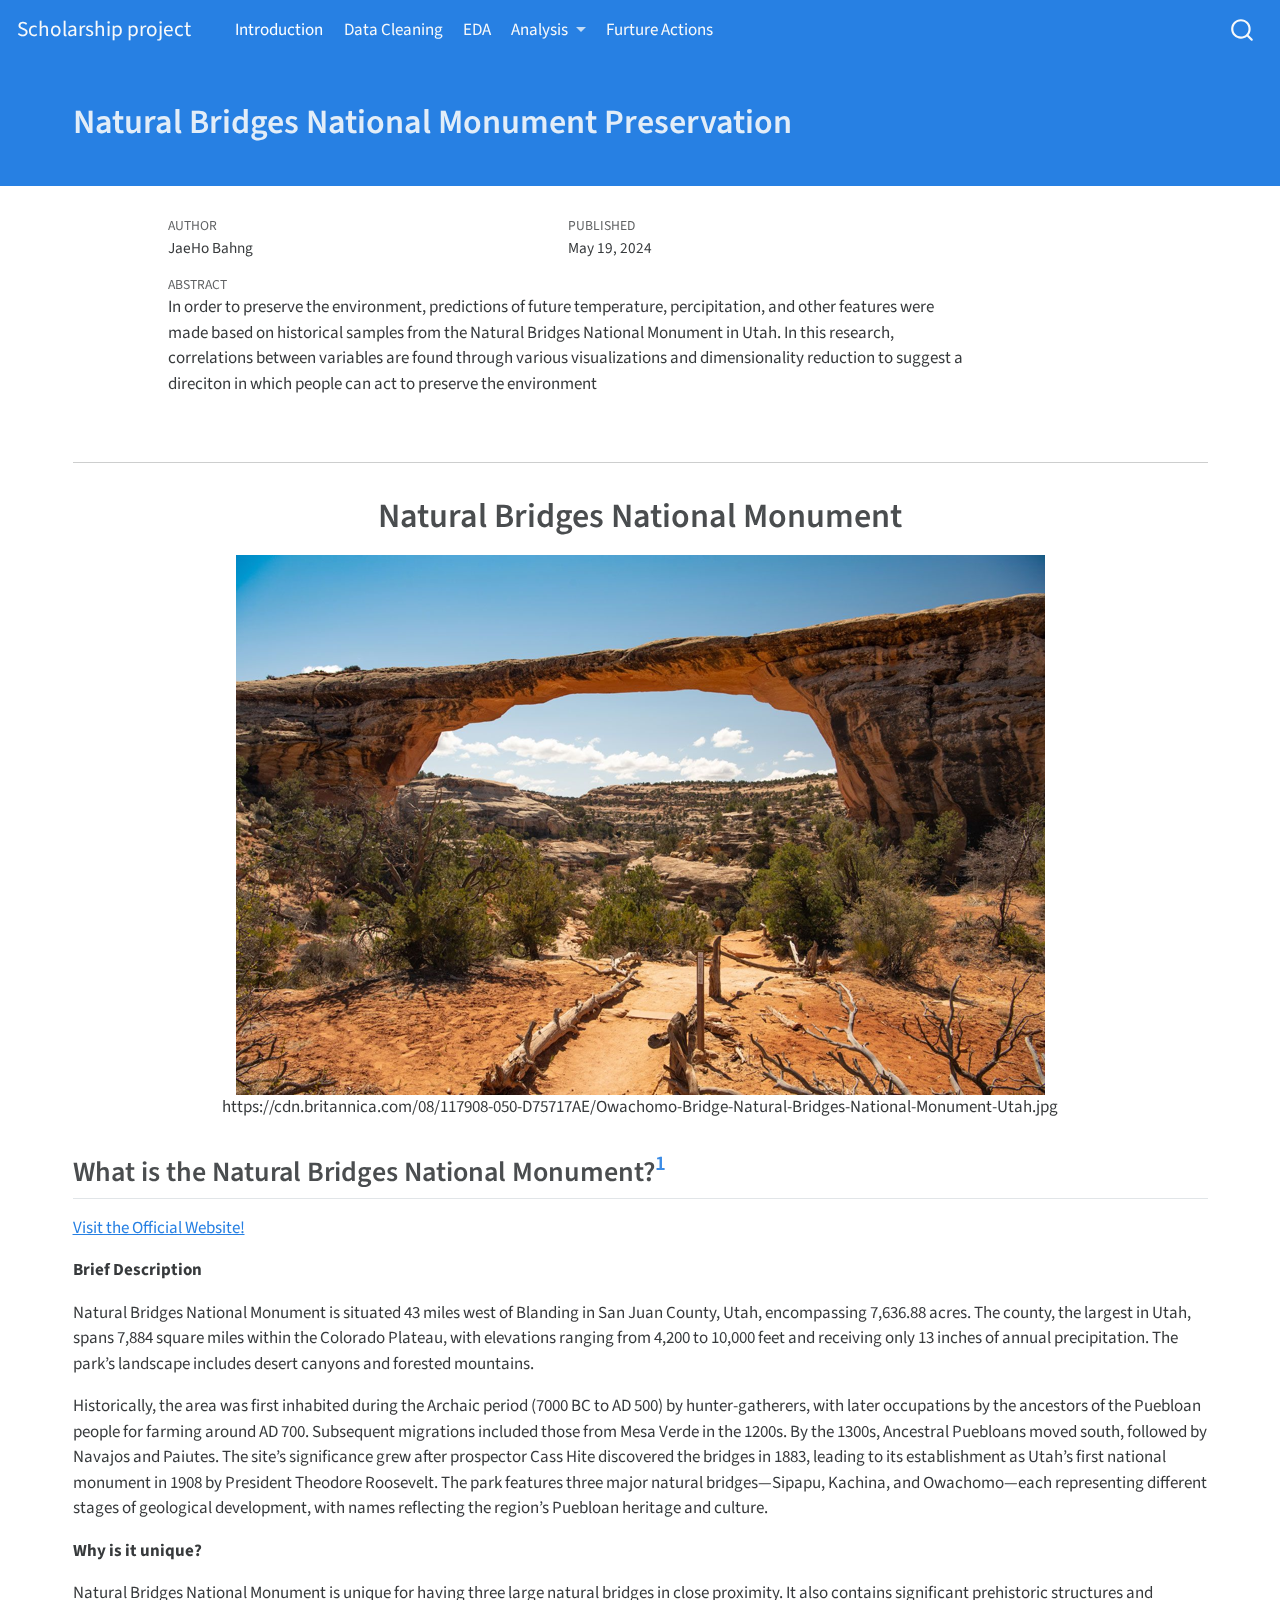
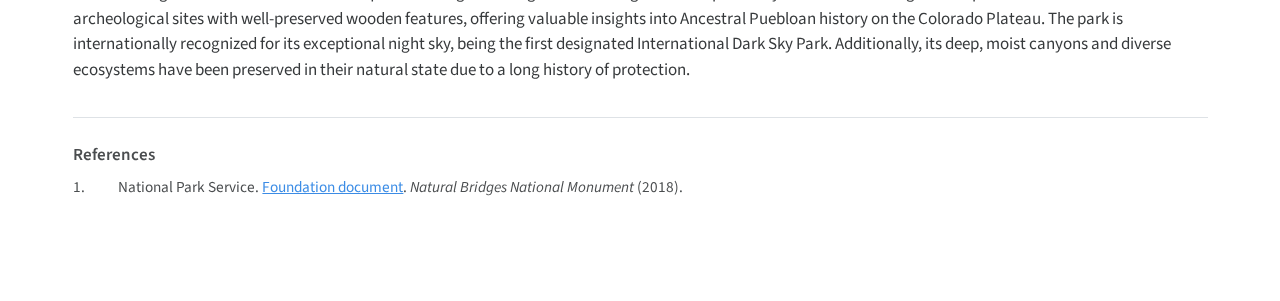
<file: index.html>
<!DOCTYPE html>
<html xmlns="http://www.w3.org/1999/xhtml" lang="en" xml:lang="en"><head>

<meta charset="utf-8">
<meta name="generator" content="quarto-1.3.450">

<meta name="viewport" content="width=device-width, initial-scale=1.0, user-scalable=yes">

<meta name="author" content="JaeHo Bahng">
<meta name="dcterms.date" content="2024-05-19">

<title>Coverage Prediction - Natural Bridges National Monument Preservation</title>
<style>
code{white-space: pre-wrap;}
span.smallcaps{font-variant: small-caps;}
div.columns{display: flex; gap: min(4vw, 1.5em);}
div.column{flex: auto; overflow-x: auto;}
div.hanging-indent{margin-left: 1.5em; text-indent: -1.5em;}
ul.task-list{list-style: none;}
ul.task-list li input[type="checkbox"] {
  width: 0.8em;
  margin: 0 0.8em 0.2em -1em; /* quarto-specific, see https://github.com/quarto-dev/quarto-cli/issues/4556 */ 
  vertical-align: middle;
}
/* CSS for citations */
div.csl-bib-body { }
div.csl-entry {
  clear: both;
}
.hanging-indent div.csl-entry {
  margin-left:2em;
  text-indent:-2em;
}
div.csl-left-margin {
  min-width:2em;
  float:left;
}
div.csl-right-inline {
  margin-left:2em;
  padding-left:1em;
}
div.csl-indent {
  margin-left: 2em;
}</style>


<script src="site_libs/quarto-nav/quarto-nav.js"></script>
<script src="site_libs/quarto-nav/headroom.min.js"></script>
<script src="site_libs/clipboard/clipboard.min.js"></script>
<script src="site_libs/quarto-search/autocomplete.umd.js"></script>
<script src="site_libs/quarto-search/fuse.min.js"></script>
<script src="site_libs/quarto-search/quarto-search.js"></script>
<meta name="quarto:offset" content="./">
<script src="site_libs/quarto-html/quarto.js"></script>
<script src="site_libs/quarto-html/popper.min.js"></script>
<script src="site_libs/quarto-html/tippy.umd.min.js"></script>
<script src="site_libs/quarto-html/anchor.min.js"></script>
<link href="site_libs/quarto-html/tippy.css" rel="stylesheet">
<link href="site_libs/quarto-html/quarto-syntax-highlighting.css" rel="stylesheet" id="quarto-text-highlighting-styles">
<script src="site_libs/bootstrap/bootstrap.min.js"></script>
<link href="site_libs/bootstrap/bootstrap-icons.css" rel="stylesheet">
<link href="site_libs/bootstrap/bootstrap.min.css" rel="stylesheet" id="quarto-bootstrap" data-mode="light">
<script id="quarto-search-options" type="application/json">{
  "location": "navbar",
  "copy-button": false,
  "collapse-after": 3,
  "panel-placement": "end",
  "type": "overlay",
  "limit": 20,
  "language": {
    "search-no-results-text": "No results",
    "search-matching-documents-text": "matching documents",
    "search-copy-link-title": "Copy link to search",
    "search-hide-matches-text": "Hide additional matches",
    "search-more-match-text": "more match in this document",
    "search-more-matches-text": "more matches in this document",
    "search-clear-button-title": "Clear",
    "search-detached-cancel-button-title": "Cancel",
    "search-submit-button-title": "Submit",
    "search-label": "Search"
  }
}</script>


</head>

<body class="nav-fixed">

<div id="quarto-search-results"></div>
  <header id="quarto-header" class="headroom fixed-top">
    <nav class="navbar navbar-expand-lg navbar-dark ">
      <div class="navbar-container container-fluid">
      <div class="navbar-brand-container">
    <a class="navbar-brand" href="./index.html">
    <span class="navbar-title">Scholarship project</span>
    </a>
  </div>
            <div id="quarto-search" class="" title="Search"></div>
          <button class="navbar-toggler" type="button" data-bs-toggle="collapse" data-bs-target="#navbarCollapse" aria-controls="navbarCollapse" aria-expanded="false" aria-label="Toggle navigation" onclick="if (window.quartoToggleHeadroom) { window.quartoToggleHeadroom(); }">
  <span class="navbar-toggler-icon"></span>
</button>
          <div class="collapse navbar-collapse" id="navbarCollapse">
            <ul class="navbar-nav navbar-nav-scroll me-auto">
  <li class="nav-item">
    <a class="nav-link active" href="./index.html" rel="" target="" aria-current="page">
 <span class="menu-text">Introduction</span></a>
  </li>  
  <li class="nav-item">
    <a class="nav-link" href="./cleaning.html" rel="" target="">
 <span class="menu-text">Data Cleaning</span></a>
  </li>  
  <li class="nav-item">
    <a class="nav-link" href="./EDA.html" rel="" target="">
 <span class="menu-text">EDA</span></a>
  </li>  
  <li class="nav-item dropdown ">
    <a class="nav-link dropdown-toggle" href="#" id="nav-menu-analysis" role="button" data-bs-toggle="dropdown" aria-expanded="false" rel="" target="">
 <span class="menu-text">Analysis</span>
    </a>
    <ul class="dropdown-menu" aria-labelledby="nav-menu-analysis">    
        <li>
    <a class="dropdown-item" href="./Overview_Analysis.html" rel="" target="">
 <span class="dropdown-text">Overview</span></a>
  </li>  
        <li>
    <a class="dropdown-item" href="./Analysis_85.html" rel="" target="">
 <span class="dropdown-text">RCP8.5</span></a>
  </li>  
        <li>
    <a class="dropdown-item" href="./Analysis_45.html" rel="" target="">
 <span class="dropdown-text">RCP4.5</span></a>
  </li>  
    </ul>
  </li>
  <li class="nav-item">
    <a class="nav-link" href="./Conclusion.html" rel="" target="">
 <span class="menu-text">Furture Actions</span></a>
  </li>  
</ul>
            <div class="quarto-navbar-tools ms-auto">
</div>
          </div> <!-- /navcollapse -->
      </div> <!-- /container-fluid -->
    </nav>
</header>
<!-- content -->
<header id="title-block-header" class="quarto-title-block default page-columns page-full">
  <div class="quarto-title-banner page-columns page-full">
    <div class="quarto-title column-page">
      <h1 class="title">Natural Bridges National Monument Preservation</h1>
                      </div>
  </div>
    
  
  <div class="quarto-title-meta">

      <div>
      <div class="quarto-title-meta-heading">Author</div>
      <div class="quarto-title-meta-contents">
               <p>JaeHo Bahng </p>
            </div>
    </div>
      
      <div>
      <div class="quarto-title-meta-heading">Published</div>
      <div class="quarto-title-meta-contents">
        <p class="date">May 19, 2024</p>
      </div>
    </div>
    
      
    </div>
    
  <div>
    <div class="abstract">
      <div class="abstract-title">Abstract</div>
      In order to preserve the environment, predictions of future temperature, percipitation, and other features were made based on historical samples from the Natural Bridges National Monument in Utah. In this research, correlations between variables are found through various visualizations and dimensionality reduction to suggest a direciton in which people can act to preserve the environment
    </div>
  </div>
  
  </header><div id="quarto-content" class="quarto-container page-columns page-rows-contents page-layout-full page-navbar">
<!-- sidebar -->
<!-- margin-sidebar -->
    <div id="quarto-margin-sidebar" class="sidebar margin-sidebar zindex-bottom">
        
    </div>
<!-- main -->
<main class="content quarto-banner-title-block column-page" id="quarto-document-content">




<hr>
<div style="text-align: center;">
<h1>
Natural Bridges National Monument
</h1>
<img src="./images/NBNM.png" alt="Natural Bridges National Monument">
<p>
https://cdn.britannica.com/08/117908-050-D75717AE/Owachomo-Bridge-Natural-Bridges-National-Monument-Utah.jpg
</p><p>
</p></div>
<h2 class="anchored">
What is the Natural Bridges National Monument?<span class="citation" data-cites="nationalparkservice2018foundation"><sup><a href="#ref-nationalparkservice2018foundation" role="doc-biblioref">1</a></sup></span>
</h2>
<p><a href="https://www.nps.gov/nabr/learn/management/foundation-document.htm">Visit the Official Website!</a></p>
<p><strong>Brief Description</strong></p>
<p>Natural Bridges National Monument is situated 43 miles west of Blanding in San Juan County, Utah, encompassing 7,636.88 acres. The county, the largest in Utah, spans 7,884 square miles within the Colorado Plateau, with elevations ranging from 4,200 to 10,000 feet and receiving only 13 inches of annual precipitation. The park’s landscape includes desert canyons and forested mountains.</p>
<p>Historically, the area was first inhabited during the Archaic period (7000 BC to AD 500) by hunter-gatherers, with later occupations by the ancestors of the Puebloan people for farming around AD 700. Subsequent migrations included those from Mesa Verde in the 1200s. By the 1300s, Ancestral Puebloans moved south, followed by Navajos and Paiutes. The site’s significance grew after prospector Cass Hite discovered the bridges in 1883, leading to its establishment as Utah’s first national monument in 1908 by President Theodore Roosevelt. The park features three major natural bridges—Sipapu, Kachina, and Owachomo—each representing different stages of geological development, with names reflecting the region’s Puebloan heritage and culture.</p>
<p><strong>Why is it unique?</strong></p>
<p>Natural Bridges National Monument is unique for having three large natural bridges in close proximity. It also contains significant prehistoric structures and archeological sites with well-preserved wooden features, offering valuable insights into Ancestral Puebloan history on the Colorado Plateau. The park is internationally recognized for its exceptional night sky, being the first designated International Dark Sky Park. Additionally, its deep, moist canyons and diverse ecosystems have been preserved in their natural state due to a long history of protection.</p>




<div id="quarto-appendix" class="default"><section class="quarto-appendix-contents" role="doc-bibliography"><h2 class="anchored quarto-appendix-heading">References</h2><div id="refs" class="references csl-bib-body" data-line-spacing="2" role="list">
<div id="ref-nationalparkservice2018foundation" class="csl-entry" role="listitem">
<div class="csl-left-margin">1. </div><div class="csl-right-inline">National Park Service. <a href="https://www.nps.gov/nabr/learn/management/foundation-document.htm">Foundation document</a>. <em>Natural Bridges National Monument</em> (2018).</div>
</div>
</div></section></div></main> <!-- /main -->
<script id="quarto-html-after-body" type="application/javascript">
window.document.addEventListener("DOMContentLoaded", function (event) {
  const toggleBodyColorMode = (bsSheetEl) => {
    const mode = bsSheetEl.getAttribute("data-mode");
    const bodyEl = window.document.querySelector("body");
    if (mode === "dark") {
      bodyEl.classList.add("quarto-dark");
      bodyEl.classList.remove("quarto-light");
    } else {
      bodyEl.classList.add("quarto-light");
      bodyEl.classList.remove("quarto-dark");
    }
  }
  const toggleBodyColorPrimary = () => {
    const bsSheetEl = window.document.querySelector("link#quarto-bootstrap");
    if (bsSheetEl) {
      toggleBodyColorMode(bsSheetEl);
    }
  }
  toggleBodyColorPrimary();  
  const icon = "";
  const anchorJS = new window.AnchorJS();
  anchorJS.options = {
    placement: 'right',
    icon: icon
  };
  anchorJS.add('.anchored');
  const isCodeAnnotation = (el) => {
    for (const clz of el.classList) {
      if (clz.startsWith('code-annotation-')) {                     
        return true;
      }
    }
    return false;
  }
  const clipboard = new window.ClipboardJS('.code-copy-button', {
    text: function(trigger) {
      const codeEl = trigger.previousElementSibling.cloneNode(true);
      for (const childEl of codeEl.children) {
        if (isCodeAnnotation(childEl)) {
          childEl.remove();
        }
      }
      return codeEl.innerText;
    }
  });
  clipboard.on('success', function(e) {
    // button target
    const button = e.trigger;
    // don't keep focus
    button.blur();
    // flash "checked"
    button.classList.add('code-copy-button-checked');
    var currentTitle = button.getAttribute("title");
    button.setAttribute("title", "Copied!");
    let tooltip;
    if (window.bootstrap) {
      button.setAttribute("data-bs-toggle", "tooltip");
      button.setAttribute("data-bs-placement", "left");
      button.setAttribute("data-bs-title", "Copied!");
      tooltip = new bootstrap.Tooltip(button, 
        { trigger: "manual", 
          customClass: "code-copy-button-tooltip",
          offset: [0, -8]});
      tooltip.show();    
    }
    setTimeout(function() {
      if (tooltip) {
        tooltip.hide();
        button.removeAttribute("data-bs-title");
        button.removeAttribute("data-bs-toggle");
        button.removeAttribute("data-bs-placement");
      }
      button.setAttribute("title", currentTitle);
      button.classList.remove('code-copy-button-checked');
    }, 1000);
    // clear code selection
    e.clearSelection();
  });
  function tippyHover(el, contentFn) {
    const config = {
      allowHTML: true,
      content: contentFn,
      maxWidth: 500,
      delay: 100,
      arrow: false,
      appendTo: function(el) {
          return el.parentElement;
      },
      interactive: true,
      interactiveBorder: 10,
      theme: 'quarto',
      placement: 'bottom-start'
    };
    window.tippy(el, config); 
  }
  const noterefs = window.document.querySelectorAll('a[role="doc-noteref"]');
  for (var i=0; i<noterefs.length; i++) {
    const ref = noterefs[i];
    tippyHover(ref, function() {
      // use id or data attribute instead here
      let href = ref.getAttribute('data-footnote-href') || ref.getAttribute('href');
      try { href = new URL(href).hash; } catch {}
      const id = href.replace(/^#\/?/, "");
      const note = window.document.getElementById(id);
      return note.innerHTML;
    });
  }
      let selectedAnnoteEl;
      const selectorForAnnotation = ( cell, annotation) => {
        let cellAttr = 'data-code-cell="' + cell + '"';
        let lineAttr = 'data-code-annotation="' +  annotation + '"';
        const selector = 'span[' + cellAttr + '][' + lineAttr + ']';
        return selector;
      }
      const selectCodeLines = (annoteEl) => {
        const doc = window.document;
        const targetCell = annoteEl.getAttribute("data-target-cell");
        const targetAnnotation = annoteEl.getAttribute("data-target-annotation");
        const annoteSpan = window.document.querySelector(selectorForAnnotation(targetCell, targetAnnotation));
        const lines = annoteSpan.getAttribute("data-code-lines").split(",");
        const lineIds = lines.map((line) => {
          return targetCell + "-" + line;
        })
        let top = null;
        let height = null;
        let parent = null;
        if (lineIds.length > 0) {
            //compute the position of the single el (top and bottom and make a div)
            const el = window.document.getElementById(lineIds[0]);
            top = el.offsetTop;
            height = el.offsetHeight;
            parent = el.parentElement.parentElement;
          if (lineIds.length > 1) {
            const lastEl = window.document.getElementById(lineIds[lineIds.length - 1]);
            const bottom = lastEl.offsetTop + lastEl.offsetHeight;
            height = bottom - top;
          }
          if (top !== null && height !== null && parent !== null) {
            // cook up a div (if necessary) and position it 
            let div = window.document.getElementById("code-annotation-line-highlight");
            if (div === null) {
              div = window.document.createElement("div");
              div.setAttribute("id", "code-annotation-line-highlight");
              div.style.position = 'absolute';
              parent.appendChild(div);
            }
            div.style.top = top - 2 + "px";
            div.style.height = height + 4 + "px";
            let gutterDiv = window.document.getElementById("code-annotation-line-highlight-gutter");
            if (gutterDiv === null) {
              gutterDiv = window.document.createElement("div");
              gutterDiv.setAttribute("id", "code-annotation-line-highlight-gutter");
              gutterDiv.style.position = 'absolute';
              const codeCell = window.document.getElementById(targetCell);
              const gutter = codeCell.querySelector('.code-annotation-gutter');
              gutter.appendChild(gutterDiv);
            }
            gutterDiv.style.top = top - 2 + "px";
            gutterDiv.style.height = height + 4 + "px";
          }
          selectedAnnoteEl = annoteEl;
        }
      };
      const unselectCodeLines = () => {
        const elementsIds = ["code-annotation-line-highlight", "code-annotation-line-highlight-gutter"];
        elementsIds.forEach((elId) => {
          const div = window.document.getElementById(elId);
          if (div) {
            div.remove();
          }
        });
        selectedAnnoteEl = undefined;
      };
      // Attach click handler to the DT
      const annoteDls = window.document.querySelectorAll('dt[data-target-cell]');
      for (const annoteDlNode of annoteDls) {
        annoteDlNode.addEventListener('click', (event) => {
          const clickedEl = event.target;
          if (clickedEl !== selectedAnnoteEl) {
            unselectCodeLines();
            const activeEl = window.document.querySelector('dt[data-target-cell].code-annotation-active');
            if (activeEl) {
              activeEl.classList.remove('code-annotation-active');
            }
            selectCodeLines(clickedEl);
            clickedEl.classList.add('code-annotation-active');
          } else {
            // Unselect the line
            unselectCodeLines();
            clickedEl.classList.remove('code-annotation-active');
          }
        });
      }
  const findCites = (el) => {
    const parentEl = el.parentElement;
    if (parentEl) {
      const cites = parentEl.dataset.cites;
      if (cites) {
        return {
          el,
          cites: cites.split(' ')
        };
      } else {
        return findCites(el.parentElement)
      }
    } else {
      return undefined;
    }
  };
  var bibliorefs = window.document.querySelectorAll('a[role="doc-biblioref"]');
  for (var i=0; i<bibliorefs.length; i++) {
    const ref = bibliorefs[i];
    const citeInfo = findCites(ref);
    if (citeInfo) {
      tippyHover(citeInfo.el, function() {
        var popup = window.document.createElement('div');
        citeInfo.cites.forEach(function(cite) {
          var citeDiv = window.document.createElement('div');
          citeDiv.classList.add('hanging-indent');
          citeDiv.classList.add('csl-entry');
          var biblioDiv = window.document.getElementById('ref-' + cite);
          if (biblioDiv) {
            citeDiv.innerHTML = biblioDiv.innerHTML;
          }
          popup.appendChild(citeDiv);
        });
        return popup.innerHTML;
      });
    }
  }
});
</script>
</div> <!-- /content -->



</body></html>
</file>
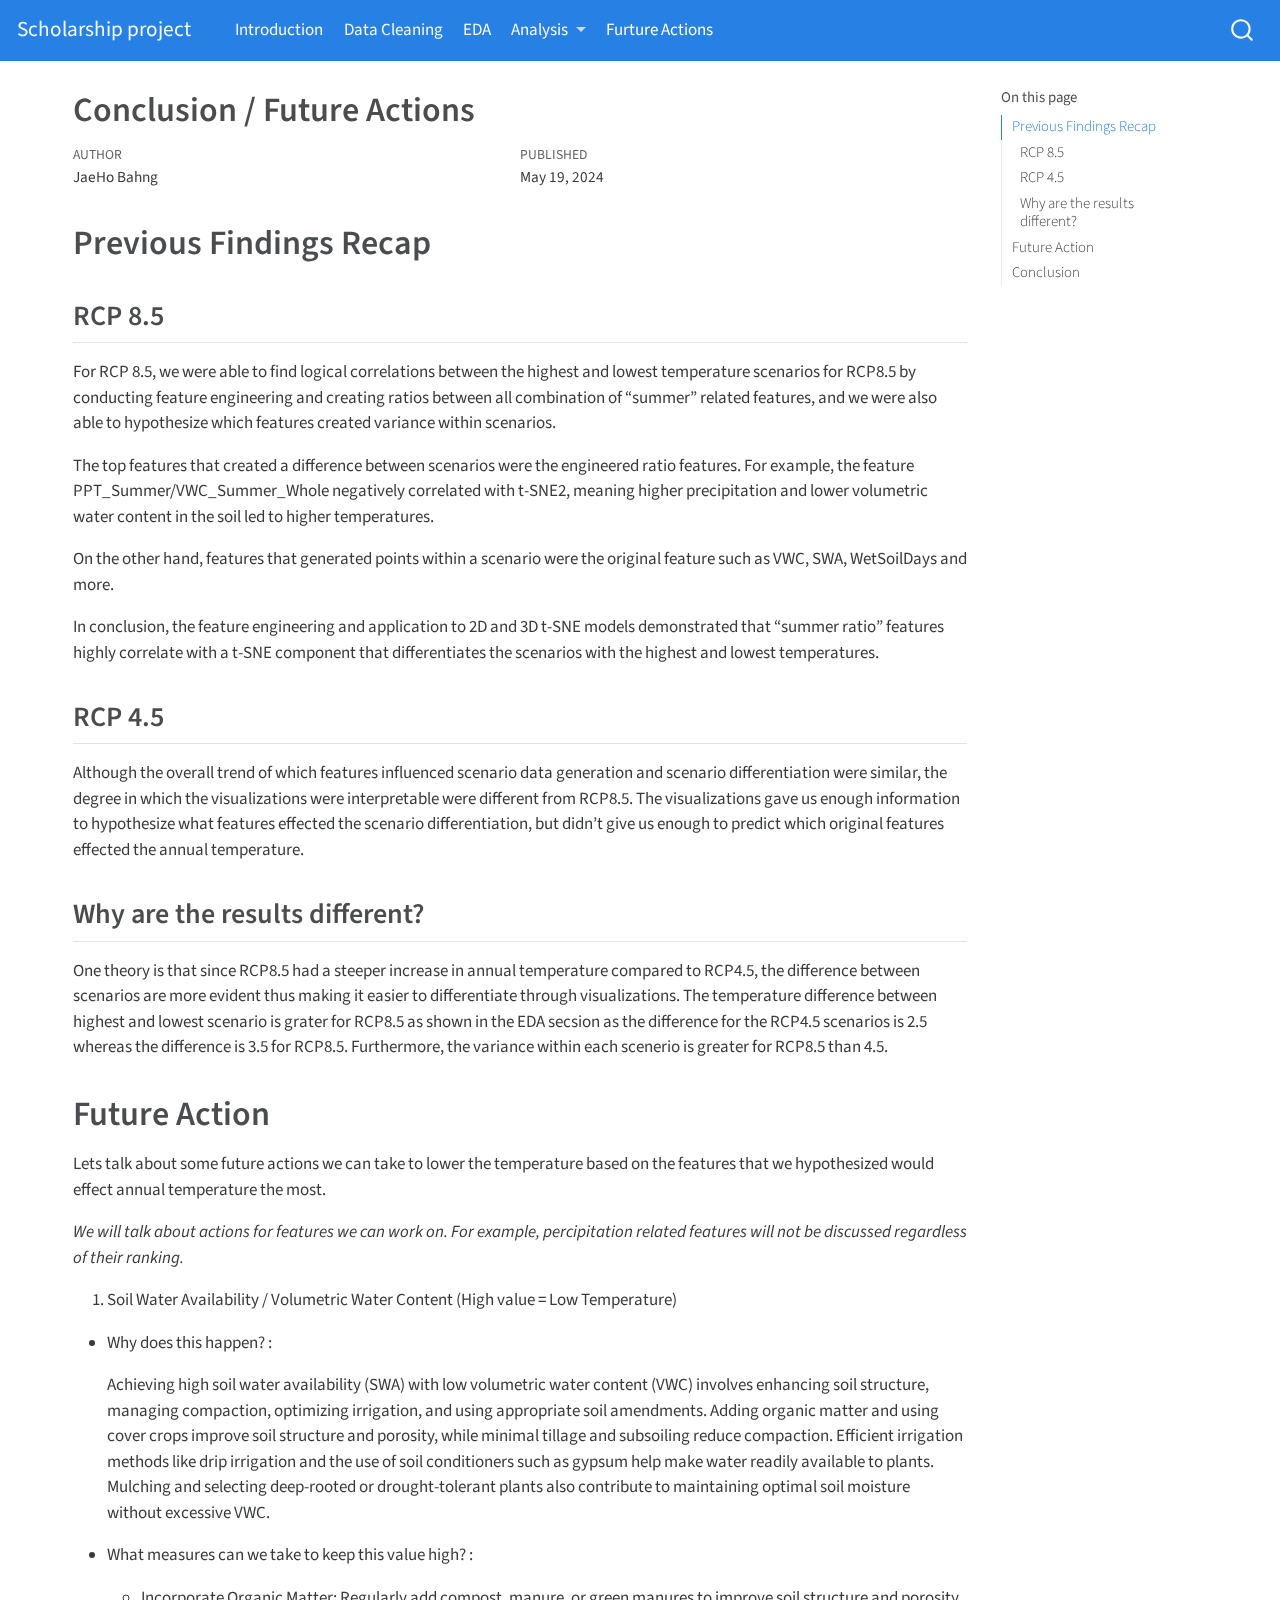
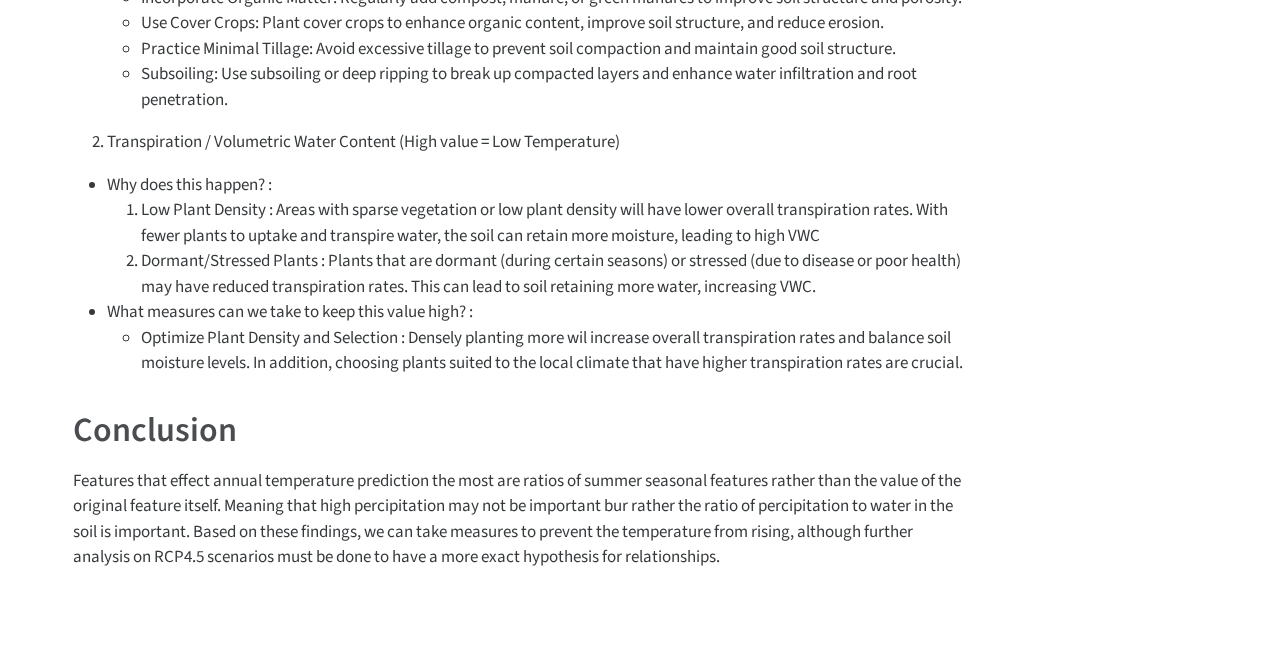
<file: Conclusion.html>
<!DOCTYPE html>
<html xmlns="http://www.w3.org/1999/xhtml" lang="en" xml:lang="en"><head>

<meta charset="utf-8">
<meta name="generator" content="quarto-1.3.450">

<meta name="viewport" content="width=device-width, initial-scale=1.0, user-scalable=yes">

<meta name="author" content="JaeHo Bahng">
<meta name="dcterms.date" content="2024-05-19">

<title>Coverage Prediction - Conclusion / Future Actions</title>
<style>
code{white-space: pre-wrap;}
span.smallcaps{font-variant: small-caps;}
div.columns{display: flex; gap: min(4vw, 1.5em);}
div.column{flex: auto; overflow-x: auto;}
div.hanging-indent{margin-left: 1.5em; text-indent: -1.5em;}
ul.task-list{list-style: none;}
ul.task-list li input[type="checkbox"] {
  width: 0.8em;
  margin: 0 0.8em 0.2em -1em; /* quarto-specific, see https://github.com/quarto-dev/quarto-cli/issues/4556 */ 
  vertical-align: middle;
}
</style>


<script src="site_libs/quarto-nav/quarto-nav.js"></script>
<script src="site_libs/quarto-nav/headroom.min.js"></script>
<script src="site_libs/clipboard/clipboard.min.js"></script>
<script src="site_libs/quarto-search/autocomplete.umd.js"></script>
<script src="site_libs/quarto-search/fuse.min.js"></script>
<script src="site_libs/quarto-search/quarto-search.js"></script>
<meta name="quarto:offset" content="./">
<script src="site_libs/quarto-html/quarto.js"></script>
<script src="site_libs/quarto-html/popper.min.js"></script>
<script src="site_libs/quarto-html/tippy.umd.min.js"></script>
<script src="site_libs/quarto-html/anchor.min.js"></script>
<link href="site_libs/quarto-html/tippy.css" rel="stylesheet">
<link href="site_libs/quarto-html/quarto-syntax-highlighting.css" rel="stylesheet" id="quarto-text-highlighting-styles">
<script src="site_libs/bootstrap/bootstrap.min.js"></script>
<link href="site_libs/bootstrap/bootstrap-icons.css" rel="stylesheet">
<link href="site_libs/bootstrap/bootstrap.min.css" rel="stylesheet" id="quarto-bootstrap" data-mode="light">
<script id="quarto-search-options" type="application/json">{
  "location": "navbar",
  "copy-button": false,
  "collapse-after": 3,
  "panel-placement": "end",
  "type": "overlay",
  "limit": 20,
  "language": {
    "search-no-results-text": "No results",
    "search-matching-documents-text": "matching documents",
    "search-copy-link-title": "Copy link to search",
    "search-hide-matches-text": "Hide additional matches",
    "search-more-match-text": "more match in this document",
    "search-more-matches-text": "more matches in this document",
    "search-clear-button-title": "Clear",
    "search-detached-cancel-button-title": "Cancel",
    "search-submit-button-title": "Submit",
    "search-label": "Search"
  }
}</script>


</head>

<body class="nav-fixed">

<div id="quarto-search-results"></div>
  <header id="quarto-header" class="headroom fixed-top">
    <nav class="navbar navbar-expand-lg navbar-dark ">
      <div class="navbar-container container-fluid">
      <div class="navbar-brand-container">
    <a class="navbar-brand" href="./index.html">
    <span class="navbar-title">Scholarship project</span>
    </a>
  </div>
            <div id="quarto-search" class="" title="Search"></div>
          <button class="navbar-toggler" type="button" data-bs-toggle="collapse" data-bs-target="#navbarCollapse" aria-controls="navbarCollapse" aria-expanded="false" aria-label="Toggle navigation" onclick="if (window.quartoToggleHeadroom) { window.quartoToggleHeadroom(); }">
  <span class="navbar-toggler-icon"></span>
</button>
          <div class="collapse navbar-collapse" id="navbarCollapse">
            <ul class="navbar-nav navbar-nav-scroll me-auto">
  <li class="nav-item">
    <a class="nav-link" href="./index.html" rel="" target="">
 <span class="menu-text">Introduction</span></a>
  </li>  
  <li class="nav-item">
    <a class="nav-link" href="./cleaning.html" rel="" target="">
 <span class="menu-text">Data Cleaning</span></a>
  </li>  
  <li class="nav-item">
    <a class="nav-link" href="./EDA.html" rel="" target="">
 <span class="menu-text">EDA</span></a>
  </li>  
  <li class="nav-item dropdown ">
    <a class="nav-link dropdown-toggle" href="#" id="nav-menu-analysis" role="button" data-bs-toggle="dropdown" aria-expanded="false" rel="" target="">
 <span class="menu-text">Analysis</span>
    </a>
    <ul class="dropdown-menu" aria-labelledby="nav-menu-analysis">    
        <li>
    <a class="dropdown-item" href="./Overview_Analysis.html" rel="" target="">
 <span class="dropdown-text">Overview</span></a>
  </li>  
        <li>
    <a class="dropdown-item" href="./Analysis_85.html" rel="" target="">
 <span class="dropdown-text">RCP8.5</span></a>
  </li>  
        <li>
    <a class="dropdown-item" href="./Analysis_45.html" rel="" target="">
 <span class="dropdown-text">RCP4.5</span></a>
  </li>  
    </ul>
  </li>
  <li class="nav-item">
    <a class="nav-link active" href="./Conclusion.html" rel="" target="" aria-current="page">
 <span class="menu-text">Furture Actions</span></a>
  </li>  
</ul>
            <div class="quarto-navbar-tools ms-auto">
</div>
          </div> <!-- /navcollapse -->
      </div> <!-- /container-fluid -->
    </nav>
</header>
<!-- content -->
<div id="quarto-content" class="quarto-container page-columns page-rows-contents page-layout-full page-navbar">
<!-- sidebar -->
<!-- margin-sidebar -->
    <div id="quarto-margin-sidebar" class="sidebar margin-sidebar">
        <nav id="TOC" role="doc-toc" class="toc-active">
    <h2 id="toc-title">On this page</h2>
   
  <ul>
  <li><a href="#previous-findings-recap" id="toc-previous-findings-recap" class="nav-link active" data-scroll-target="#previous-findings-recap">Previous Findings Recap</a>
  <ul class="collapse">
  <li><a href="#rcp-8.5" id="toc-rcp-8.5" class="nav-link" data-scroll-target="#rcp-8.5">RCP 8.5</a></li>
  <li><a href="#rcp-4.5" id="toc-rcp-4.5" class="nav-link" data-scroll-target="#rcp-4.5">RCP 4.5</a></li>
  <li><a href="#why-are-the-results-different" id="toc-why-are-the-results-different" class="nav-link" data-scroll-target="#why-are-the-results-different">Why are the results different?</a></li>
  </ul></li>
  <li><a href="#future-action" id="toc-future-action" class="nav-link" data-scroll-target="#future-action">Future Action</a></li>
  <li><a href="#conclusion" id="toc-conclusion" class="nav-link" data-scroll-target="#conclusion">Conclusion</a></li>
  </ul>
</nav>
    </div>
<!-- main -->
<main class="content column-page-left" id="quarto-document-content">

<header id="title-block-header" class="quarto-title-block default">
<div class="quarto-title">
<h1 class="title">Conclusion / Future Actions</h1>
</div>



<div class="quarto-title-meta">

    <div>
    <div class="quarto-title-meta-heading">Author</div>
    <div class="quarto-title-meta-contents">
             <p>JaeHo Bahng </p>
          </div>
  </div>
    
    <div>
    <div class="quarto-title-meta-heading">Published</div>
    <div class="quarto-title-meta-contents">
      <p class="date">May 19, 2024</p>
    </div>
  </div>
  
    
  </div>
  

</header>

<section id="previous-findings-recap" class="level1">
<h1>Previous Findings Recap</h1>
<section id="rcp-8.5" class="level2">
<h2 class="anchored" data-anchor-id="rcp-8.5">RCP 8.5</h2>
<p>For RCP 8.5, we were able to find logical correlations between the highest and lowest temperature scenarios for RCP8.5 by conducting feature engineering and creating ratios between all combination of “summer” related features, and we were also able to hypothesize which features created variance within scenarios.</p>
<p>The top features that created a difference between scenarios were the engineered ratio features. For example, the feature PPT_Summer/VWC_Summer_Whole negatively correlated with t-SNE2, meaning higher precipitation and lower volumetric water content in the soil led to higher temperatures.</p>
<p>On the other hand, features that generated points within a scenario were the original feature such as VWC, SWA, WetSoilDays and more.</p>
<p>In conclusion, the feature engineering and application to 2D and 3D t-SNE models demonstrated that “summer ratio” features highly correlate with a t-SNE component that differentiates the scenarios with the highest and lowest temperatures.</p>
</section>
<section id="rcp-4.5" class="level2">
<h2 class="anchored" data-anchor-id="rcp-4.5">RCP 4.5</h2>
<p>Although the overall trend of which features influenced scenario data generation and scenario differentiation were similar, the degree in which the visualizations were interpretable were different from RCP8.5. The visualizations gave us enough information to hypothesize what features effected the scenario differentiation, but didn’t give us enough to predict which original features effected the annual temperature.</p>
</section>
<section id="why-are-the-results-different" class="level2">
<h2 class="anchored" data-anchor-id="why-are-the-results-different">Why are the results different?</h2>
<p>One theory is that since RCP8.5 had a steeper increase in annual temperature compared to RCP4.5, the difference between scenarios are more evident thus making it easier to differentiate through visualizations. The temperature difference between highest and lowest scenario is grater for RCP8.5 as shown in the EDA secsion as the difference for the RCP4.5 scenarios is 2.5 whereas the difference is 3.5 for RCP8.5. Furthermore, the variance within each scenerio is greater for RCP8.5 than 4.5.</p>
</section>
</section>
<section id="future-action" class="level1">
<h1>Future Action</h1>
<p>Lets talk about some future actions we can take to lower the temperature based on the features that we hypothesized would effect annual temperature the most.</p>
<p><em>We will talk about actions for features we can work on. For example, percipitation related features will not be discussed regardless of their ranking.</em></p>
<ol type="1">
<li>Soil Water Availability / Volumetric Water Content (High value = Low Temperature)</li>
</ol>
<ul>
<li><p>Why does this happen? :</p>
<p>Achieving high soil water availability (SWA) with low volumetric water content (VWC) involves enhancing soil structure, managing compaction, optimizing irrigation, and using appropriate soil amendments. Adding organic matter and using cover crops improve soil structure and porosity, while minimal tillage and subsoiling reduce compaction. Efficient irrigation methods like drip irrigation and the use of soil conditioners such as gypsum help make water readily available to plants. Mulching and selecting deep-rooted or drought-tolerant plants also contribute to maintaining optimal soil moisture without excessive VWC.</p></li>
<li><p>What measures can we take to keep this value high? :</p>
<ul>
<li>Incorporate Organic Matter: Regularly add compost, manure, or green manures to improve soil structure and porosity.</li>
<li>Use Cover Crops: Plant cover crops to enhance organic content, improve soil structure, and reduce erosion.</li>
<li>Practice Minimal Tillage: Avoid excessive tillage to prevent soil compaction and maintain good soil structure.</li>
<li>Subsoiling: Use subsoiling or deep ripping to break up compacted layers and enhance water infiltration and root penetration.</li>
</ul></li>
</ul>
<ol start="2" type="1">
<li>Transpiration / Volumetric Water Content (High value = Low Temperature)</li>
</ol>
<ul>
<li>Why does this happen? :
<ol type="1">
<li>Low Plant Density : Areas with sparse vegetation or low plant density will have lower overall transpiration rates. With fewer plants to uptake and transpire water, the soil can retain more moisture, leading to high VWC</li>
<li>Dormant/Stressed Plants : Plants that are dormant (during certain seasons) or stressed (due to disease or poor health) may have reduced transpiration rates. This can lead to soil retaining more water, increasing VWC.</li>
</ol></li>
<li>What measures can we take to keep this value high? :
<ul>
<li>Optimize Plant Density and Selection : Densely planting more wil increase overall transpiration rates and balance soil moisture levels. In addition, choosing plants suited to the local climate that have higher transpiration rates are crucial.</li>
</ul></li>
</ul>
</section>
<section id="conclusion" class="level1">
<h1>Conclusion</h1>
<p>Features that effect annual temperature prediction the most are ratios of summer seasonal features rather than the value of the original feature itself. Meaning that high percipitation may not be important bur rather the ratio of percipitation to water in the soil is important. Based on these findings, we can take measures to prevent the temperature from rising, although further analysis on RCP4.5 scenarios must be done to have a more exact hypothesis for relationships.</p>


</section>

</main> <!-- /main -->
<script id="quarto-html-after-body" type="application/javascript">
window.document.addEventListener("DOMContentLoaded", function (event) {
  const toggleBodyColorMode = (bsSheetEl) => {
    const mode = bsSheetEl.getAttribute("data-mode");
    const bodyEl = window.document.querySelector("body");
    if (mode === "dark") {
      bodyEl.classList.add("quarto-dark");
      bodyEl.classList.remove("quarto-light");
    } else {
      bodyEl.classList.add("quarto-light");
      bodyEl.classList.remove("quarto-dark");
    }
  }
  const toggleBodyColorPrimary = () => {
    const bsSheetEl = window.document.querySelector("link#quarto-bootstrap");
    if (bsSheetEl) {
      toggleBodyColorMode(bsSheetEl);
    }
  }
  toggleBodyColorPrimary();  
  const icon = "";
  const anchorJS = new window.AnchorJS();
  anchorJS.options = {
    placement: 'right',
    icon: icon
  };
  anchorJS.add('.anchored');
  const isCodeAnnotation = (el) => {
    for (const clz of el.classList) {
      if (clz.startsWith('code-annotation-')) {                     
        return true;
      }
    }
    return false;
  }
  const clipboard = new window.ClipboardJS('.code-copy-button', {
    text: function(trigger) {
      const codeEl = trigger.previousElementSibling.cloneNode(true);
      for (const childEl of codeEl.children) {
        if (isCodeAnnotation(childEl)) {
          childEl.remove();
        }
      }
      return codeEl.innerText;
    }
  });
  clipboard.on('success', function(e) {
    // button target
    const button = e.trigger;
    // don't keep focus
    button.blur();
    // flash "checked"
    button.classList.add('code-copy-button-checked');
    var currentTitle = button.getAttribute("title");
    button.setAttribute("title", "Copied!");
    let tooltip;
    if (window.bootstrap) {
      button.setAttribute("data-bs-toggle", "tooltip");
      button.setAttribute("data-bs-placement", "left");
      button.setAttribute("data-bs-title", "Copied!");
      tooltip = new bootstrap.Tooltip(button, 
        { trigger: "manual", 
          customClass: "code-copy-button-tooltip",
          offset: [0, -8]});
      tooltip.show();    
    }
    setTimeout(function() {
      if (tooltip) {
        tooltip.hide();
        button.removeAttribute("data-bs-title");
        button.removeAttribute("data-bs-toggle");
        button.removeAttribute("data-bs-placement");
      }
      button.setAttribute("title", currentTitle);
      button.classList.remove('code-copy-button-checked');
    }, 1000);
    // clear code selection
    e.clearSelection();
  });
  function tippyHover(el, contentFn) {
    const config = {
      allowHTML: true,
      content: contentFn,
      maxWidth: 500,
      delay: 100,
      arrow: false,
      appendTo: function(el) {
          return el.parentElement;
      },
      interactive: true,
      interactiveBorder: 10,
      theme: 'quarto',
      placement: 'bottom-start'
    };
    window.tippy(el, config); 
  }
  const noterefs = window.document.querySelectorAll('a[role="doc-noteref"]');
  for (var i=0; i<noterefs.length; i++) {
    const ref = noterefs[i];
    tippyHover(ref, function() {
      // use id or data attribute instead here
      let href = ref.getAttribute('data-footnote-href') || ref.getAttribute('href');
      try { href = new URL(href).hash; } catch {}
      const id = href.replace(/^#\/?/, "");
      const note = window.document.getElementById(id);
      return note.innerHTML;
    });
  }
      let selectedAnnoteEl;
      const selectorForAnnotation = ( cell, annotation) => {
        let cellAttr = 'data-code-cell="' + cell + '"';
        let lineAttr = 'data-code-annotation="' +  annotation + '"';
        const selector = 'span[' + cellAttr + '][' + lineAttr + ']';
        return selector;
      }
      const selectCodeLines = (annoteEl) => {
        const doc = window.document;
        const targetCell = annoteEl.getAttribute("data-target-cell");
        const targetAnnotation = annoteEl.getAttribute("data-target-annotation");
        const annoteSpan = window.document.querySelector(selectorForAnnotation(targetCell, targetAnnotation));
        const lines = annoteSpan.getAttribute("data-code-lines").split(",");
        const lineIds = lines.map((line) => {
          return targetCell + "-" + line;
        })
        let top = null;
        let height = null;
        let parent = null;
        if (lineIds.length > 0) {
            //compute the position of the single el (top and bottom and make a div)
            const el = window.document.getElementById(lineIds[0]);
            top = el.offsetTop;
            height = el.offsetHeight;
            parent = el.parentElement.parentElement;
          if (lineIds.length > 1) {
            const lastEl = window.document.getElementById(lineIds[lineIds.length - 1]);
            const bottom = lastEl.offsetTop + lastEl.offsetHeight;
            height = bottom - top;
          }
          if (top !== null && height !== null && parent !== null) {
            // cook up a div (if necessary) and position it 
            let div = window.document.getElementById("code-annotation-line-highlight");
            if (div === null) {
              div = window.document.createElement("div");
              div.setAttribute("id", "code-annotation-line-highlight");
              div.style.position = 'absolute';
              parent.appendChild(div);
            }
            div.style.top = top - 2 + "px";
            div.style.height = height + 4 + "px";
            let gutterDiv = window.document.getElementById("code-annotation-line-highlight-gutter");
            if (gutterDiv === null) {
              gutterDiv = window.document.createElement("div");
              gutterDiv.setAttribute("id", "code-annotation-line-highlight-gutter");
              gutterDiv.style.position = 'absolute';
              const codeCell = window.document.getElementById(targetCell);
              const gutter = codeCell.querySelector('.code-annotation-gutter');
              gutter.appendChild(gutterDiv);
            }
            gutterDiv.style.top = top - 2 + "px";
            gutterDiv.style.height = height + 4 + "px";
          }
          selectedAnnoteEl = annoteEl;
        }
      };
      const unselectCodeLines = () => {
        const elementsIds = ["code-annotation-line-highlight", "code-annotation-line-highlight-gutter"];
        elementsIds.forEach((elId) => {
          const div = window.document.getElementById(elId);
          if (div) {
            div.remove();
          }
        });
        selectedAnnoteEl = undefined;
      };
      // Attach click handler to the DT
      const annoteDls = window.document.querySelectorAll('dt[data-target-cell]');
      for (const annoteDlNode of annoteDls) {
        annoteDlNode.addEventListener('click', (event) => {
          const clickedEl = event.target;
          if (clickedEl !== selectedAnnoteEl) {
            unselectCodeLines();
            const activeEl = window.document.querySelector('dt[data-target-cell].code-annotation-active');
            if (activeEl) {
              activeEl.classList.remove('code-annotation-active');
            }
            selectCodeLines(clickedEl);
            clickedEl.classList.add('code-annotation-active');
          } else {
            // Unselect the line
            unselectCodeLines();
            clickedEl.classList.remove('code-annotation-active');
          }
        });
      }
  const findCites = (el) => {
    const parentEl = el.parentElement;
    if (parentEl) {
      const cites = parentEl.dataset.cites;
      if (cites) {
        return {
          el,
          cites: cites.split(' ')
        };
      } else {
        return findCites(el.parentElement)
      }
    } else {
      return undefined;
    }
  };
  var bibliorefs = window.document.querySelectorAll('a[role="doc-biblioref"]');
  for (var i=0; i<bibliorefs.length; i++) {
    const ref = bibliorefs[i];
    const citeInfo = findCites(ref);
    if (citeInfo) {
      tippyHover(citeInfo.el, function() {
        var popup = window.document.createElement('div');
        citeInfo.cites.forEach(function(cite) {
          var citeDiv = window.document.createElement('div');
          citeDiv.classList.add('hanging-indent');
          citeDiv.classList.add('csl-entry');
          var biblioDiv = window.document.getElementById('ref-' + cite);
          if (biblioDiv) {
            citeDiv.innerHTML = biblioDiv.innerHTML;
          }
          popup.appendChild(citeDiv);
        });
        return popup.innerHTML;
      });
    }
  }
});
</script>
</div> <!-- /content -->



</body></html>
</file>
<file: site_libs/quarto-html/tippy.css>
.tippy-box[data-animation=fade][data-state=hidden]{opacity:0}[data-tippy-root]{max-width:calc(100vw - 10px)}.tippy-box{position:relative;background-color:#333;color:#fff;border-radius:4px;font-size:14px;line-height:1.4;white-space:normal;outline:0;transition-property:transform,visibility,opacity}.tippy-box[data-placement^=top]>.tippy-arrow{bottom:0}.tippy-box[data-placement^=top]>.tippy-arrow:before{bottom:-7px;left:0;border-width:8px 8px 0;border-top-color:initial;transform-origin:center top}.tippy-box[data-placement^=bottom]>.tippy-arrow{top:0}.tippy-box[data-placement^=bottom]>.tippy-arrow:before{top:-7px;left:0;border-width:0 8px 8px;border-bottom-color:initial;transform-origin:center bottom}.tippy-box[data-placement^=left]>.tippy-arrow{right:0}.tippy-box[data-placement^=left]>.tippy-arrow:before{border-width:8px 0 8px 8px;border-left-color:initial;right:-7px;transform-origin:center left}.tippy-box[data-placement^=right]>.tippy-arrow{left:0}.tippy-box[data-placement^=right]>.tippy-arrow:before{left:-7px;border-width:8px 8px 8px 0;border-right-color:initial;transform-origin:center right}.tippy-box[data-inertia][data-state=visible]{transition-timing-function:cubic-bezier(.54,1.5,.38,1.11)}.tippy-arrow{width:16px;height:16px;color:#333}.tippy-arrow:before{content:"";position:absolute;border-color:transparent;border-style:solid}.tippy-content{position:relative;padding:5px 9px;z-index:1}
</file>
<file: site_libs/quarto-html/quarto-syntax-highlighting.css>
/* quarto syntax highlight colors */
:root {
  --quarto-hl-ot-color: #003B4F;
  --quarto-hl-at-color: #657422;
  --quarto-hl-ss-color: #20794D;
  --quarto-hl-an-color: #5E5E5E;
  --quarto-hl-fu-color: #4758AB;
  --quarto-hl-st-color: #20794D;
  --quarto-hl-cf-color: #003B4F;
  --quarto-hl-op-color: #5E5E5E;
  --quarto-hl-er-color: #AD0000;
  --quarto-hl-bn-color: #AD0000;
  --quarto-hl-al-color: #AD0000;
  --quarto-hl-va-color: #111111;
  --quarto-hl-bu-color: inherit;
  --quarto-hl-ex-color: inherit;
  --quarto-hl-pp-color: #AD0000;
  --quarto-hl-in-color: #5E5E5E;
  --quarto-hl-vs-color: #20794D;
  --quarto-hl-wa-color: #5E5E5E;
  --quarto-hl-do-color: #5E5E5E;
  --quarto-hl-im-color: #00769E;
  --quarto-hl-ch-color: #20794D;
  --quarto-hl-dt-color: #AD0000;
  --quarto-hl-fl-color: #AD0000;
  --quarto-hl-co-color: #5E5E5E;
  --quarto-hl-cv-color: #5E5E5E;
  --quarto-hl-cn-color: #8f5902;
  --quarto-hl-sc-color: #5E5E5E;
  --quarto-hl-dv-color: #AD0000;
  --quarto-hl-kw-color: #003B4F;
}

/* other quarto variables */
:root {
  --quarto-font-monospace: SFMono-Regular, Menlo, Monaco, Consolas, "Liberation Mono", "Courier New", monospace;
}

pre > code.sourceCode > span {
  color: #003B4F;
}

code span {
  color: #003B4F;
}

code.sourceCode > span {
  color: #003B4F;
}

div.sourceCode,
div.sourceCode pre.sourceCode {
  color: #003B4F;
}

code span.ot {
  color: #003B4F;
  font-style: inherit;
}

code span.at {
  color: #657422;
  font-style: inherit;
}

code span.ss {
  color: #20794D;
  font-style: inherit;
}

code span.an {
  color: #5E5E5E;
  font-style: inherit;
}

code span.fu {
  color: #4758AB;
  font-style: inherit;
}

code span.st {
  color: #20794D;
  font-style: inherit;
}

code span.cf {
  color: #003B4F;
  font-style: inherit;
}

code span.op {
  color: #5E5E5E;
  font-style: inherit;
}

code span.er {
  color: #AD0000;
  font-style: inherit;
}

code span.bn {
  color: #AD0000;
  font-style: inherit;
}

code span.al {
  color: #AD0000;
  font-style: inherit;
}

code span.va {
  color: #111111;
  font-style: inherit;
}

code span.bu {
  font-style: inherit;
}

code span.ex {
  font-style: inherit;
}

code span.pp {
  color: #AD0000;
  font-style: inherit;
}

code span.in {
  color: #5E5E5E;
  font-style: inherit;
}

code span.vs {
  color: #20794D;
  font-style: inherit;
}

code span.wa {
  color: #5E5E5E;
  font-style: italic;
}

code span.do {
  color: #5E5E5E;
  font-style: italic;
}

code span.im {
  color: #00769E;
  font-style: inherit;
}

code span.ch {
  color: #20794D;
  font-style: inherit;
}

code span.dt {
  color: #AD0000;
  font-style: inherit;
}

code span.fl {
  color: #AD0000;
  font-style: inherit;
}

code span.co {
  color: #5E5E5E;
  font-style: inherit;
}

code span.cv {
  color: #5E5E5E;
  font-style: italic;
}

code span.cn {
  color: #8f5902;
  font-style: inherit;
}

code span.sc {
  color: #5E5E5E;
  font-style: inherit;
}

code span.dv {
  color: #AD0000;
  font-style: inherit;
}

code span.kw {
  color: #003B4F;
  font-style: inherit;
}

.prevent-inlining {
  content: "</";
}

/*# sourceMappingURL=debc5d5d77c3f9108843748ff7464032.css.map */
</file>
